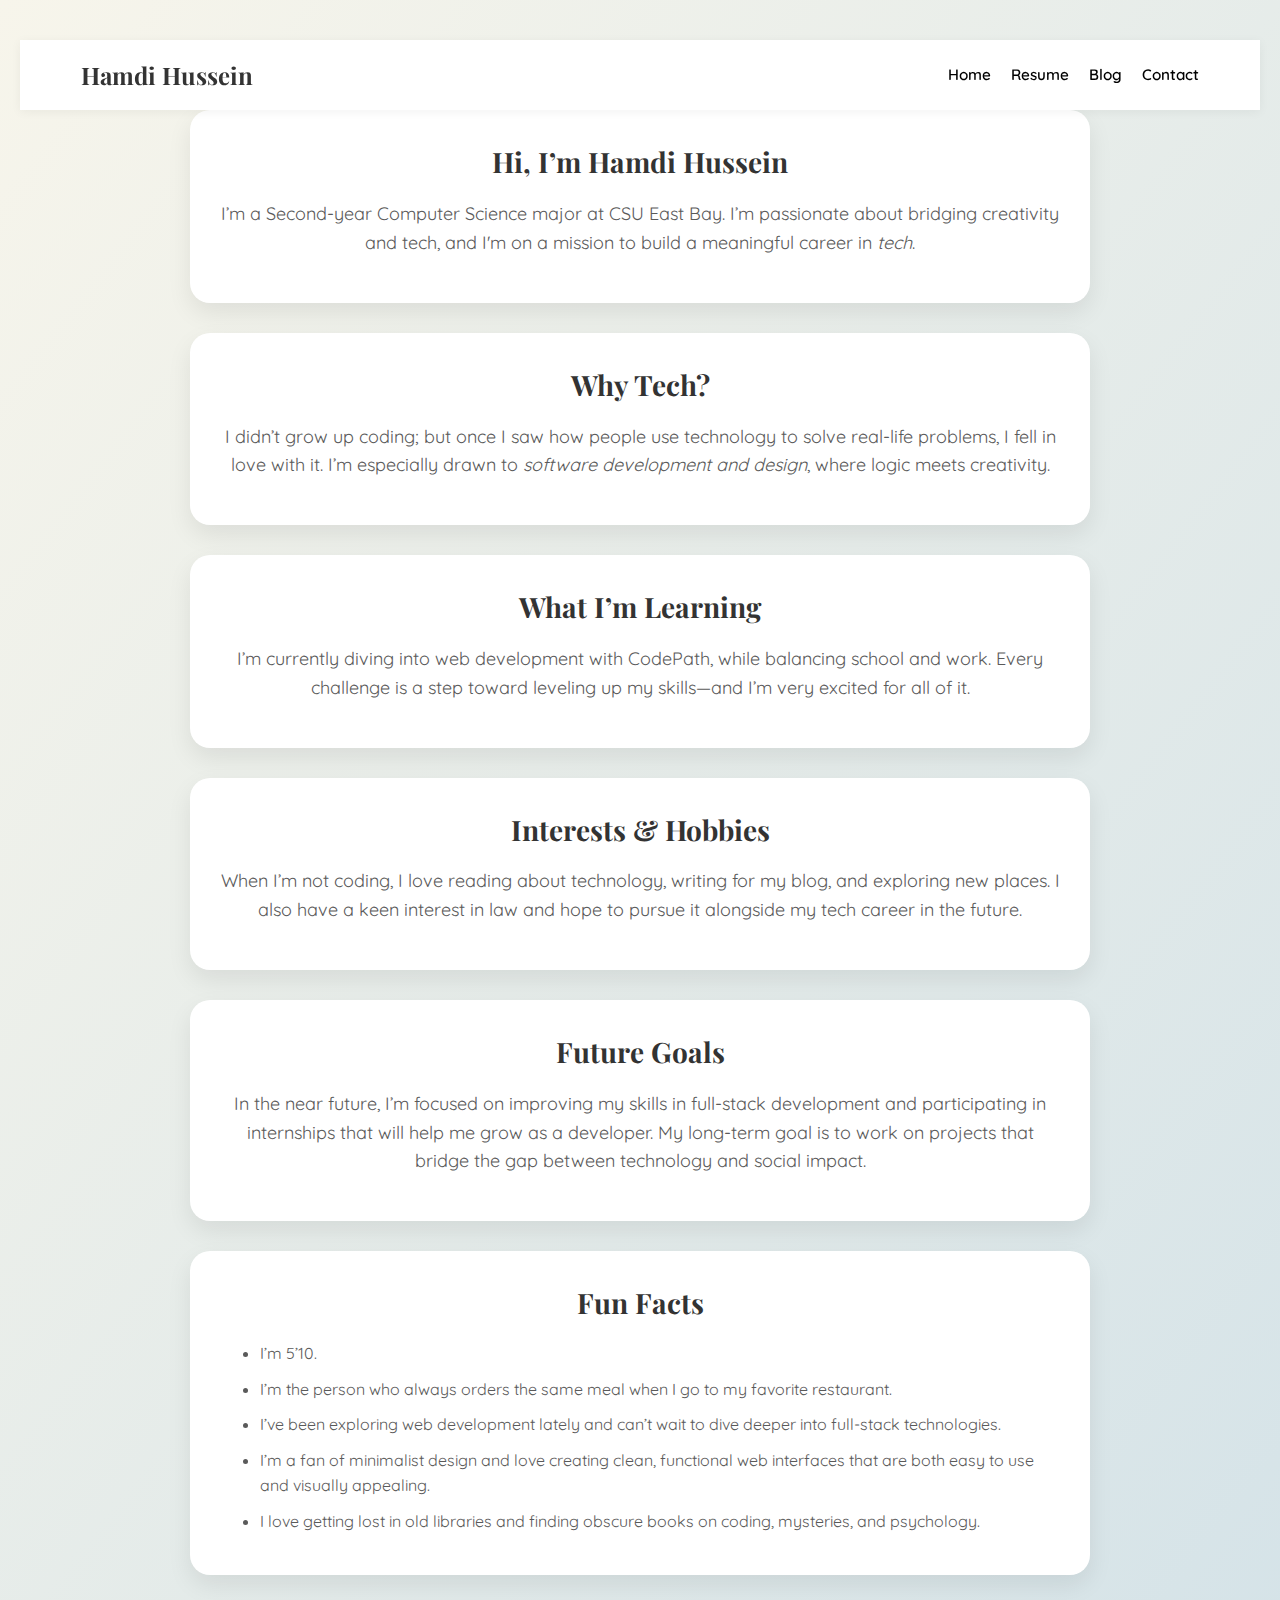
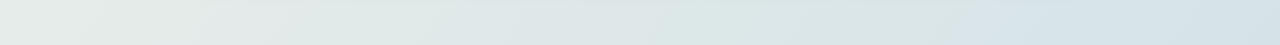
<file: about.html>
<!DOCTYPE html>
<html lang="en">
<head>
  <meta charset="UTF-8" />
  <meta name="viewport" content="width=device-width, initial-scale=1.0" />
  <title>About Me - Hamdi Hussein</title>
  <link href="https://fonts.googleapis.com/css2?family=Playfair+Display:wght@500&family=Quicksand:wght@400;600&display=swap" rel="stylesheet">
  <style>
    :root {
      --pink: #EAC7C7;
      --blue-light: #D5E3E8;
      --black: #000000;
      --cream: #F7F5EB;
      --blue-dark: #000000;
      --beige: #EAE0DA;
      --text-dark: #333333;
      --text-accent: #5a5a5a;
    }

    * {
      margin: 0;
      padding: 0;
      box-sizing: border-box;
    }

    body {
      font-family: 'Quicksand', sans-serif;
      background: linear-gradient(to bottom right, var(--cream), var(--blue-light));
      color: var(--text-dark);
      line-height: 1.6;
      padding: 40px 20px;
    }

    h1, h2, h3 {
      font-family: 'Playfair Display', serif;
      color: var(--text-dark);
    }

    .container {
      max-width: 900px;
      margin: 0 auto;
    }

    .section {
      background-color: white;
      border-radius: 20px;
      padding: 30px;
      margin-bottom: 30px;
      box-shadow: 0 10px 25px rgba(0,0,0,0.08);
    }

    .section h2 {
      font-size: 28px;
      margin-bottom: 15px;
      text-align: center;
    }

    .section p {
      font-size: 18px;
      color: var(--text-accent);
      margin-bottom: 15px;
      text-align: center;
    }

    ul {
      list-style-type: disc;
      padding-left: 40px;
      color: var(--text-accent);
    }

    ul li {
      margin-bottom: 10px;
    }

    header {
      background-color: white;
      box-shadow: 0 2px 10px rgba(0, 0, 0, 0.05);
      position: sticky;
      top: 0;
      z-index: 50;
    }

    header .nav-container {
      max-width: 1150px;
      margin: 0 auto;
      padding: 1rem;
      display: flex;
      justify-content: space-between;
      align-items: center;
    }

    nav a {
      margin-left: 1rem;
      text-decoration: none;
      font-size: 0.95rem;
      font-weight: 600;
      color: var(--blue-dark);
      transition: color 0.3s ease;
    }

    nav a:hover {
      color: var(--rose);
    }

    .name {
      font-size: 1.5rem;
      font-weight: bold;
      color: var(--rose);
    }
  </style>
</head>
<body>

  <header>
    <div class="nav-container">
      <h1 class="name">Hamdi Hussein</h1>
      <nav>
        <a href="index.html">Home</a>
        <a href="resume.html">Resume</a>
        <a href="blog.html">Blog</a>
        <a href="#contact">Contact</a>
      </nav>
    </div>
  </header>

  <div class="container">
    <div class="section">
      <h2>Hi, I’m Hamdi Hussein</h2>
      <p>I’m a Second-year Computer Science major at CSU East Bay. I’m passionate about bridging creativity and tech, and I'm on a mission to build a meaningful career in <em>tech</em>.</p>
    </div>

    <div class="section">
      <h2>Why Tech?</h2>
      <p>I didn’t grow up coding; but once I saw how people use technology to solve real-life problems, I fell in love with it. I’m especially drawn to <em>software development and design</em>, where logic meets creativity.</p>
    </div>

    <div class="section">
      <h2>What I’m Learning</h2>
      <p>I’m currently diving into web development with CodePath, while balancing school and work. Every challenge is a step toward leveling up my skills—and I’m very excited for all of it.</p>
    </div>

    <div class="section">
      <h2>Interests & Hobbies</h2>
      <p>When I’m not coding, I love reading about technology, writing for my blog, and exploring new places. I also have a keen interest in law and hope to pursue it alongside my tech career in the future.</p>
    </div>

    <div class="section">
      <h2>Future Goals</h2>
      <p>In the near future, I’m focused on improving my skills in full-stack development and participating in internships that will help me grow as a developer. My long-term goal is to work on projects that bridge the gap between technology and social impact.</p>
    </div>

    <div class="section">
      <h2>Fun Facts</h2>
      <ul>
        <li>I’m 5’10.</li>
        <li>I’m the person who always orders the same meal when I go to my favorite restaurant.</li>
        <li>I’ve been exploring web development lately and can’t wait to dive deeper into full-stack technologies.</li>
        <li>I’m a fan of minimalist design and love creating clean, functional web interfaces that are both easy to use and visually appealing.</li>
        <li>I love getting lost in old libraries and finding obscure books on coding, mysteries, and psychology.</li>
      </ul>
    </div>
  </div>

</body>
</html>
</file>
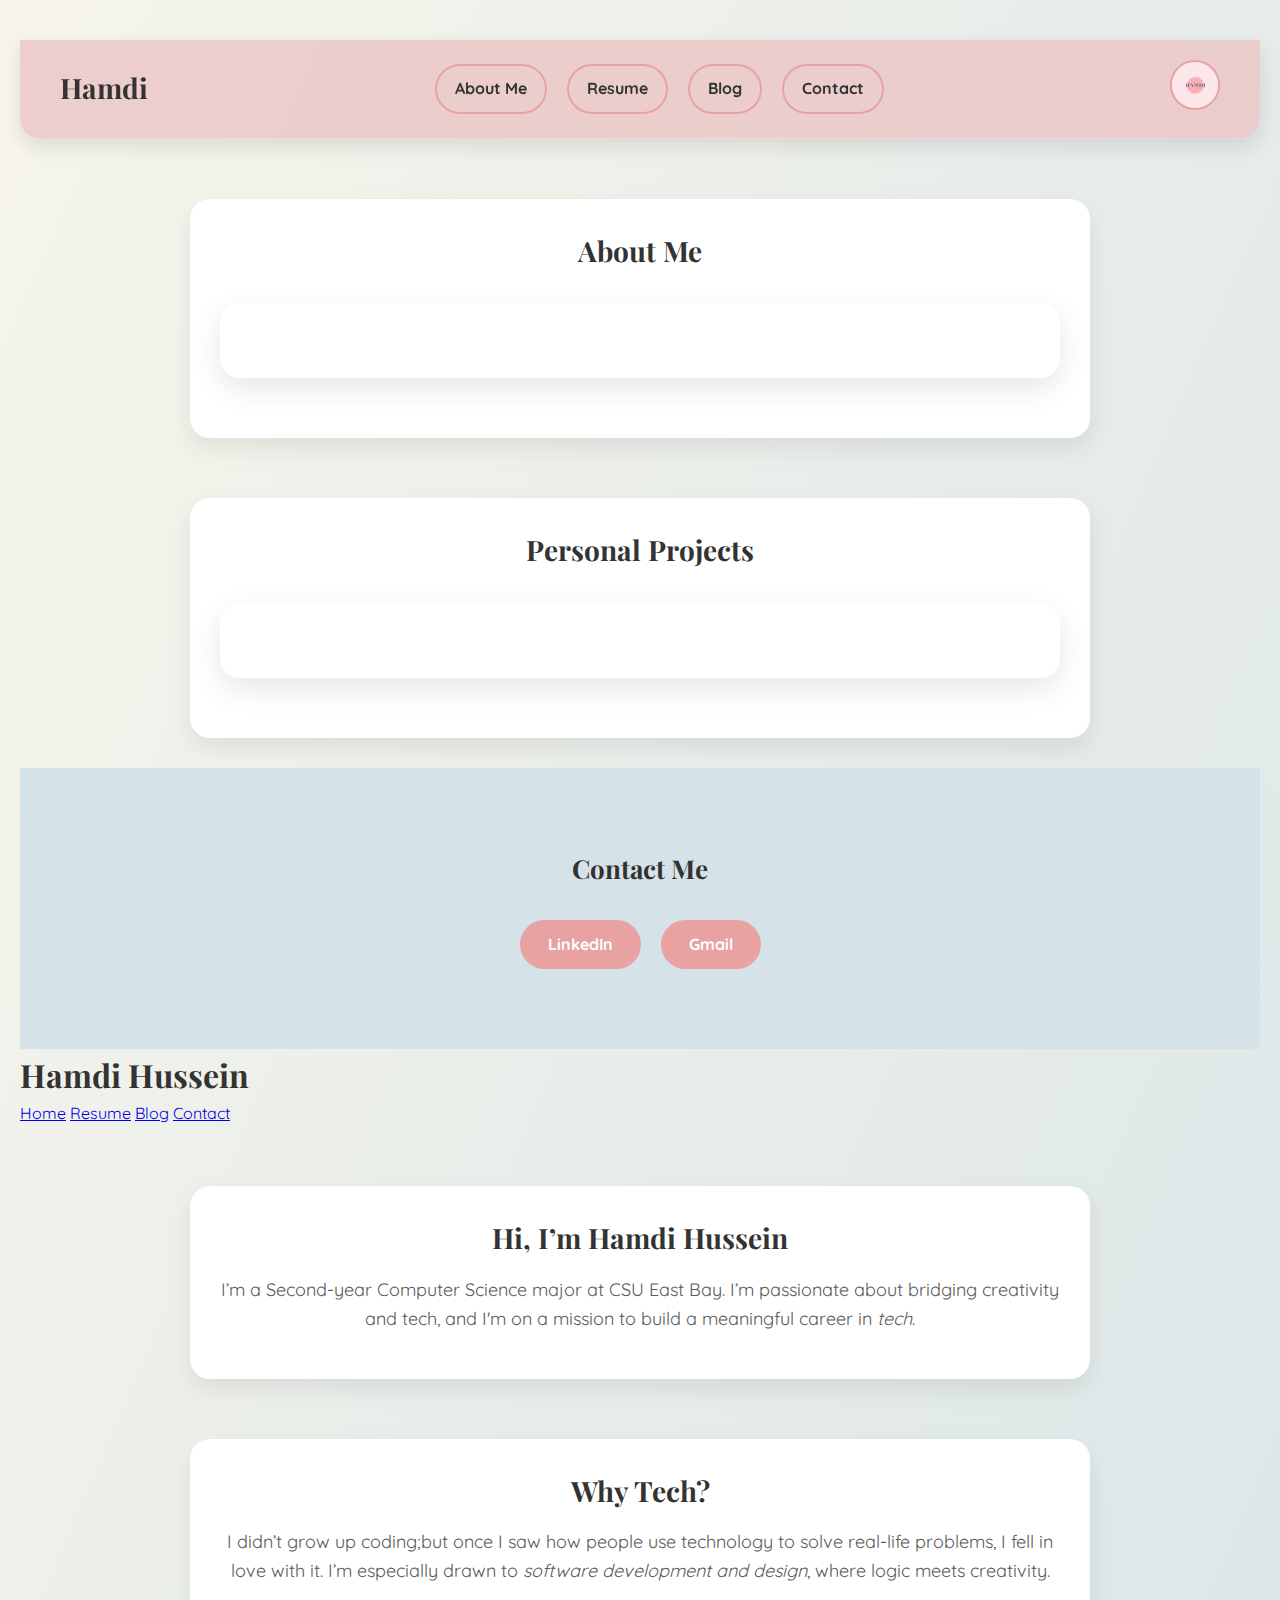
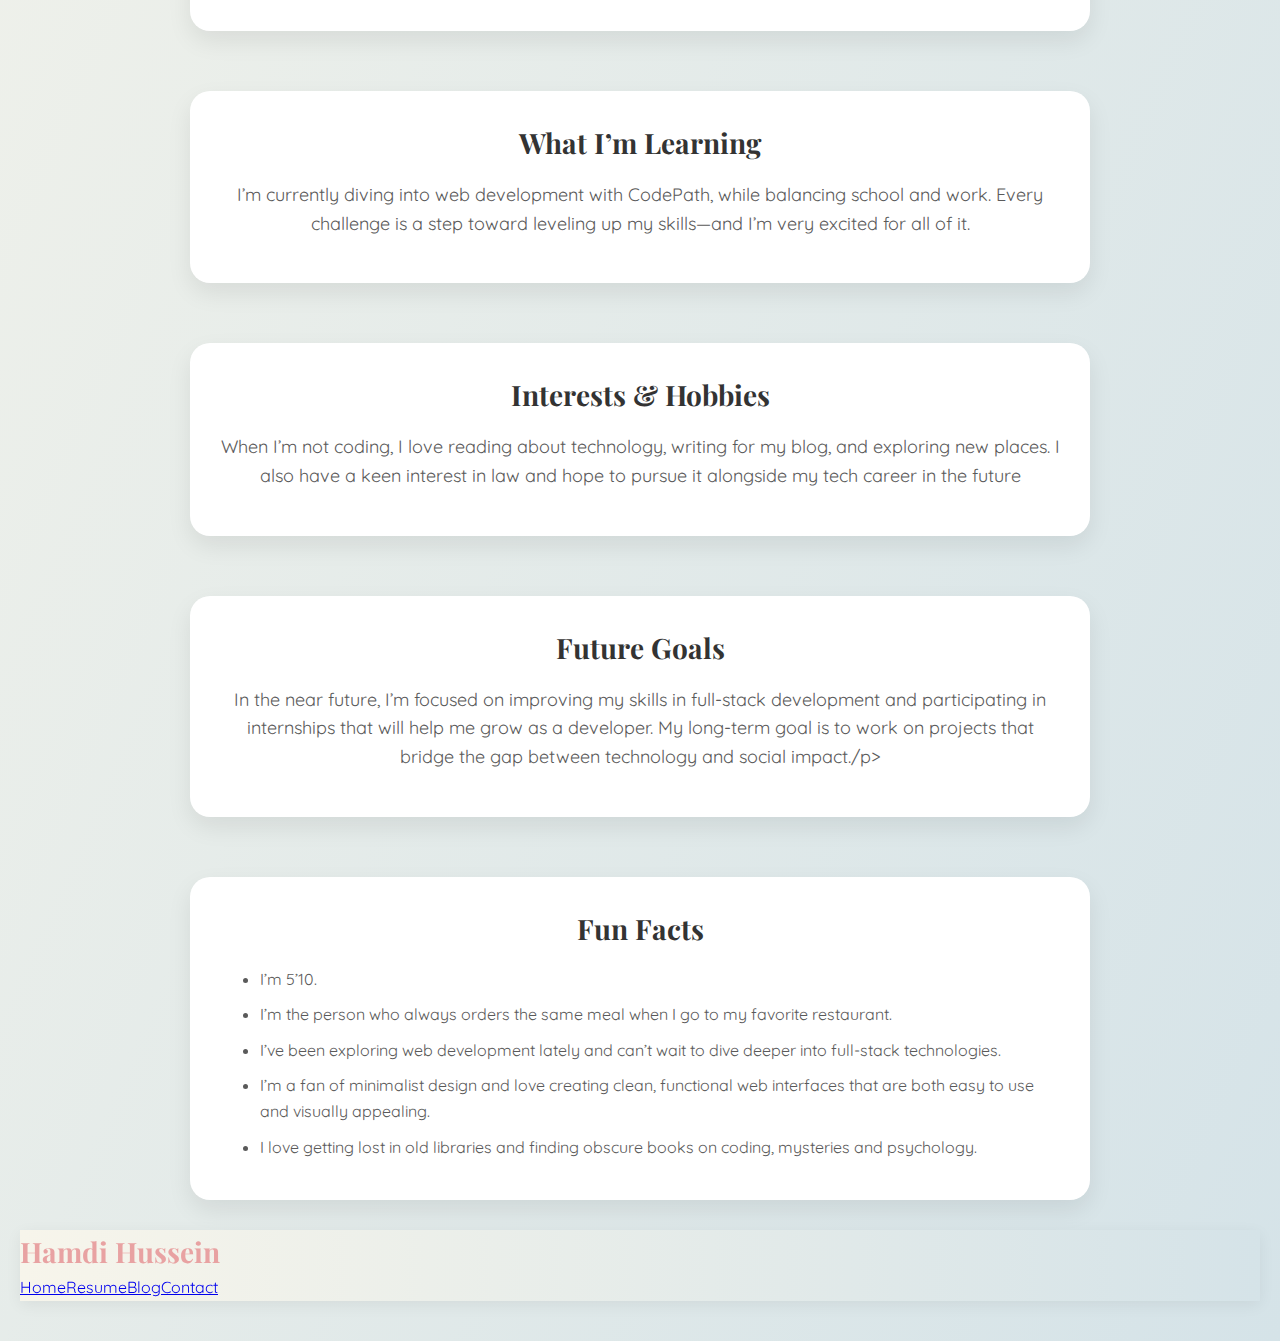
<file: index2.html>
<!DOCTYPE html>
<html lang="en">
<head>
  <meta charset="UTF-8" />
  <meta name="viewport" content="width=device-width, initial-scale=1.0" />
  <title>Hamdi- Portfolio</title>
  <link href="https://fonts.googleapis.com/css2?family=Playfair+Display:wght@500&family=Quicksand:wght@400;600&display=swap" rel="stylesheet">
  <style>
    :root {
      --pink: #EAC7C7;
      --blue-light: #D5E3E8;
      --rose: #E8A2A2;
      --cream: #F7F5EB;
      --blue-dark: #A0C3D2;
      --beige: #EAE0DA;
      --text-dark: #333333;
      --text-accent: #5a5a5a;
    }

    * {
      margin: 0;
      padding: 0;
      box-sizing: border-box;
      scroll-behavior: smooth;
    }

    body {
      font-family: 'Quicksand', sans-serif;
      background: linear-gradient(to bottom right, var(--cream), var(--blue-light));
      color: var(--text-dark);
      line-height: 1.6;
      padding-bottom: 80px;
    }

    h1, h2, h3 {
      font-family: 'Playfair Display', serif;
      color: var(--text-dark);
    }

    .navbar {
      display: flex;
      justify-content: space-between;
      align-items: center;
      background: rgba(234, 199, 199, 0.85);
      backdrop-filter: blur(10px);
      box-shadow: 0 8px 20px rgba(0,0,0,0.1);
      padding: 20px 40px;
      border-bottom: 1px solid rgba(255,255,255,0.2);
      border-radius: 0 0 20px 20px;
      position: sticky;
      top: 0;
      z-index: 1000;
    }

    .nav-left h1 {
      font-size: 28px;
    }

    .nav-center {
      display: flex;
      gap: 20px;
    }

    .nav-btn {
      background: transparent;
      color: var(--text-dark);
      padding: 10px 18px;
      font-size: 16px;
      border: 2px solid var(--rose);
      border-radius: 25px;
      font-weight: bold;
      text-decoration: none;
      transition: all 0.3s ease;
    }

    .nav-btn:hover {
      background: var(--rose);
      color: white;
    }

    .nav-right .nav-img {
      height: 50px;
      width: 50px;
      object-fit: cover;
      border-radius: 50%;
      border: 2px solid var(--rose);
    }

    .section {
      max-width: 900px;
      margin: 60px auto;
      padding: 0 20px;
    }

    .section h2 {
      text-align: center;
      font-size: 32px;
      margin-bottom: 20px;
    }

    .section p {
      text-align: center;
      font-size: 18px;
      color: var(--text-accent);
    }

    .card {
      background-color: white;
      border-radius: 20px;
      box-shadow: 0 10px 30px rgba(0,0,0,0.1);
      padding: 30px;
      margin: 30px 0;
      transition: transform 0.3s ease;
    }

    .card:hover {
      transform: translateY(-5px);
    }

    .contact {
      background-color: var(--blue-light);
      padding: 80px 20px;
      text-align: center;
    }

    .contact h2 {
      font-size: 26px;
      margin-bottom: 30px;
    }

    .contact-buttons {
      display: flex;
      justify-content: center;
      gap: 20px;
      flex-wrap: wrap;
    }

    .contact-buttons .btn {
      background-color: var(--rose);
      color: white;
      padding: 12px 28px;
      border-radius: 25px;
      text-decoration: none;
      font-weight: bold;
      transition: background 0.3s, transform 0.2s;
    }

    .contact-buttons .btn:hover {
      background-color: var(--pink);
      transform: scale(1.05);
    }
  </style>
</head>
<body>
  <header class="navbar">
    <div class="nav-left">
      <h1>Hamdi</h1>
    </div>
    <nav class="nav-center">
      <a href="about.html" class="nav-btn">About Me</a>
      <a href="resume.html" class="nav-btn">Resume</a>
      <a href="blog.html" class="nav-btn">Blog</a>
      <a href="#contact" class="nav-btn">Contact</a>
    </nav>
    <div class="nav-right">
      <img src="your-image.png" alt="Your Image" class="nav-img" />
    </div>
  </header>

  <section class="section" id="about">
    <h2>About Me</h2>
    <div class="card">
      <p><!-- Add a short bio about yourself here. Maybe your major, passions, and goals. --></p>
    </div>
  </section>

  <section class="section" id="resume">
    <h2>Personal Projects</h2>
    <div class="card">
      <p><!-- You can embed a PDF here or list your experience manually. --></p>
    </div>
  </section>


  <section id="contact" class="contact">
    <h2>Contact Me</h2>
    <div class="contact-buttons">
      <a href="https://www.linkedin.com/in/hamdi-hussein-a0326b29a/" class="btn" target="_blank">LinkedIn</a>
      <a href="mailto:hamdi.hussein101@gmail.com" class="btn">Gmail</a>
    </div>
  </section>
</body>
</html>












<!DOCTYPE html>
<html lang="en">
<head>
  <meta charset="UTF-8" />
  <meta name="viewport" content="width=device-width, initial-scale=1.0" />
  <title>About Me - Your Name</title>
  <link href="https://fonts.googleapis.com/css2?family=Playfair+Display:wght@500&family=Quicksand:wght@400;600&display=swap" rel="stylesheet">
  <style>
    :root {
      --pink: #EAC7C7;
      --blue-light: #D5E3E8;
      --rose: #E8A2A2;
      --cream: #F7F5EB;
      --blue-dark: #A0C3D2;
      --beige: #EAE0DA;
      --text-dark: #333333;
      --text-accent: #5a5a5a;
    }

    * {
      margin: 0;
      padding: 0;
      box-sizing: border-box;
    }

    body {
      font-family: 'Quicksand', sans-serif;
      background: linear-gradient(to bottom right, var(--cream), var(--blue-light));
      color: var(--text-dark);
      line-height: 1.6;
      padding: 40px 20px;
    }

    h1, h2, h3 {
      font-family: 'Playfair Display', serif;
      color: var(--text-dark);
    }

    .container {
      max-width: 900px;
      margin: 0 auto;
    }

    .section {
      background-color: white;
      border-radius: 20px;
      padding: 30px;
      margin-bottom: 30px;
      box-shadow: 0 10px 25px rgba(0,0,0,0.08);
    }

    .section h2 {
      font-size: 28px;
      margin-bottom: 15px;
      text-align: center;
    }

    .section p {
      font-size: 18px;
      color: var(--text-accent);
      margin-bottom: 15px;
      text-align: center;
    }

    ul {
      list-style-type: disc;
      padding-left: 40px;
      color: var(--text-accent);
    }

    ul li {
      margin-bottom: 10px;
    }
  </style>
</head>
<body>

  <header class="bg-white shadow-md sticky top-0 z-50">
    <div class="max-w-6xl mx-auto px-4 py-4 flex justify-between items-center">
      <h1 class="text-2xl font-bold text-[#E8A2A2]">Hamdi Hussein</h1>
      <nav class="space-x-6 text-sm font-medium text-[#A0C3D2]">
        <a href="index.html" class="hover:text-[#E8A2A2]">Home</a>
        <a href="resume.html" class="hover:text-[#E8A2A2]">Resume</a>
        <a href="blog.html" class="hover:text-[#E8A2A2]">Blog</a>
        <a href="#contact" class="hover:text-[#E8A2A2]">Contact</a>
      </nav>
    </div>
  </header>

  <div class="container">
    <div class="section">
      <h2>Hi, I’m Hamdi Hussein</h2>
      <p>I’m a Second-year Computer Science major at CSU East Bay. I’m passionate about bridging creativity and tech, and I'm on a mission to build a meaningful career in <em>tech</em>.</p>
    </div>

    <div class="section">
      <h2>Why Tech?</h2>
      <p>I didn’t grow up coding;but once I saw how people use technology to solve real-life problems, I fell in love with it. I’m especially drawn to <em>software development and design</em>, where logic meets creativity.</p>
    </div>

    <div class="section">
      <h2>What I’m Learning</h2>
      <p>I’m currently diving into web development with CodePath, while balancing school and work. Every challenge is a step toward leveling up my skills—and I’m very excited for all of it.</p>
    </div>

    <div class="section">
      <h2>Interests & Hobbies</h2>
      <p>When I’m not coding, I love reading about technology, writing for my blog, and exploring new places. I also have a keen interest in law and hope to pursue it alongside my tech career in the future</p>
    </div>

    <div class="section">
      <h2>Future Goals</h2>
      <p>In the near future, I’m focused on improving my skills in full-stack development and participating in internships that will help me grow as a developer. My long-term goal is to work on projects that bridge the gap between technology and social impact./p>
    </div>

    <div class="section">
      <h2>Fun Facts</h2>
      <ul>
        <li>I’m 5’10.</li>
        <li>I’m the person who always orders the same meal when I go to my favorite restaurant.</li>
        <li>I’ve been exploring web development lately and can’t wait to dive deeper into full-stack technologies.</li>
        <li>I’m a fan of minimalist design and love creating clean, functional web interfaces that are both easy to use and visually appealing.</li>
        <li>I love getting lost in old libraries and finding obscure books on coding, mysteries and psychology.</li>
      </ul>
    </div>
  </div>
</body>
</html>






<header style="background: linear-gradient(to right, var(--cream), var(--blue-light)); box-shadow: 0 4px 15px rgba(0, 0, 0, 0.06); position: sticky; top: 0; z-index: 50;">
    <div class="nav-container">
      <h1 class="name" style="font-family: 'Playfair Display', serif; font-size: 1.75rem; color: var(--rose);">Hamdi Hussein</h1>
      <nav style="display: flex; align-items: center;">
        <a href="index.html">Home</a>
        <a href="resume.html">Resume</a>
        <a href="blog.html">Blog</a>
        <a href="#contact">Contact</a>
      </nav>
    </div>
  </header>
</file>
